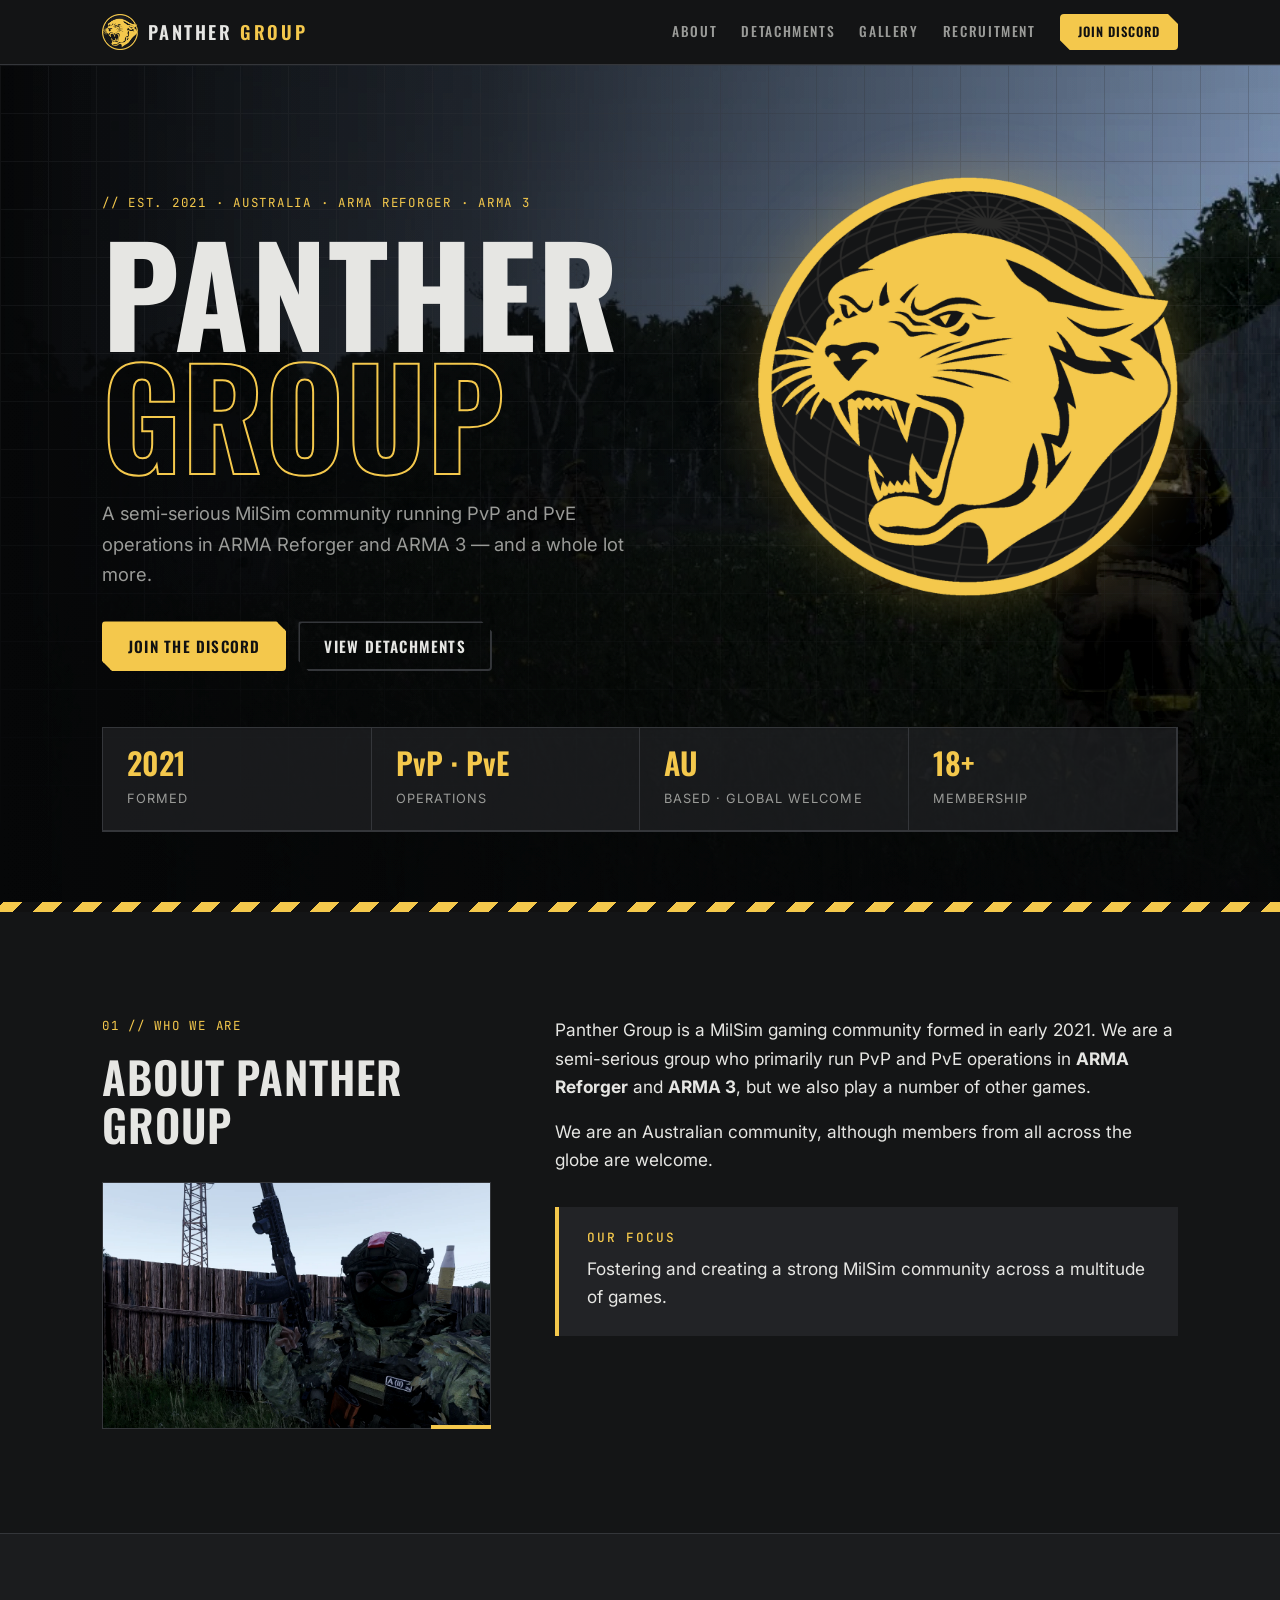
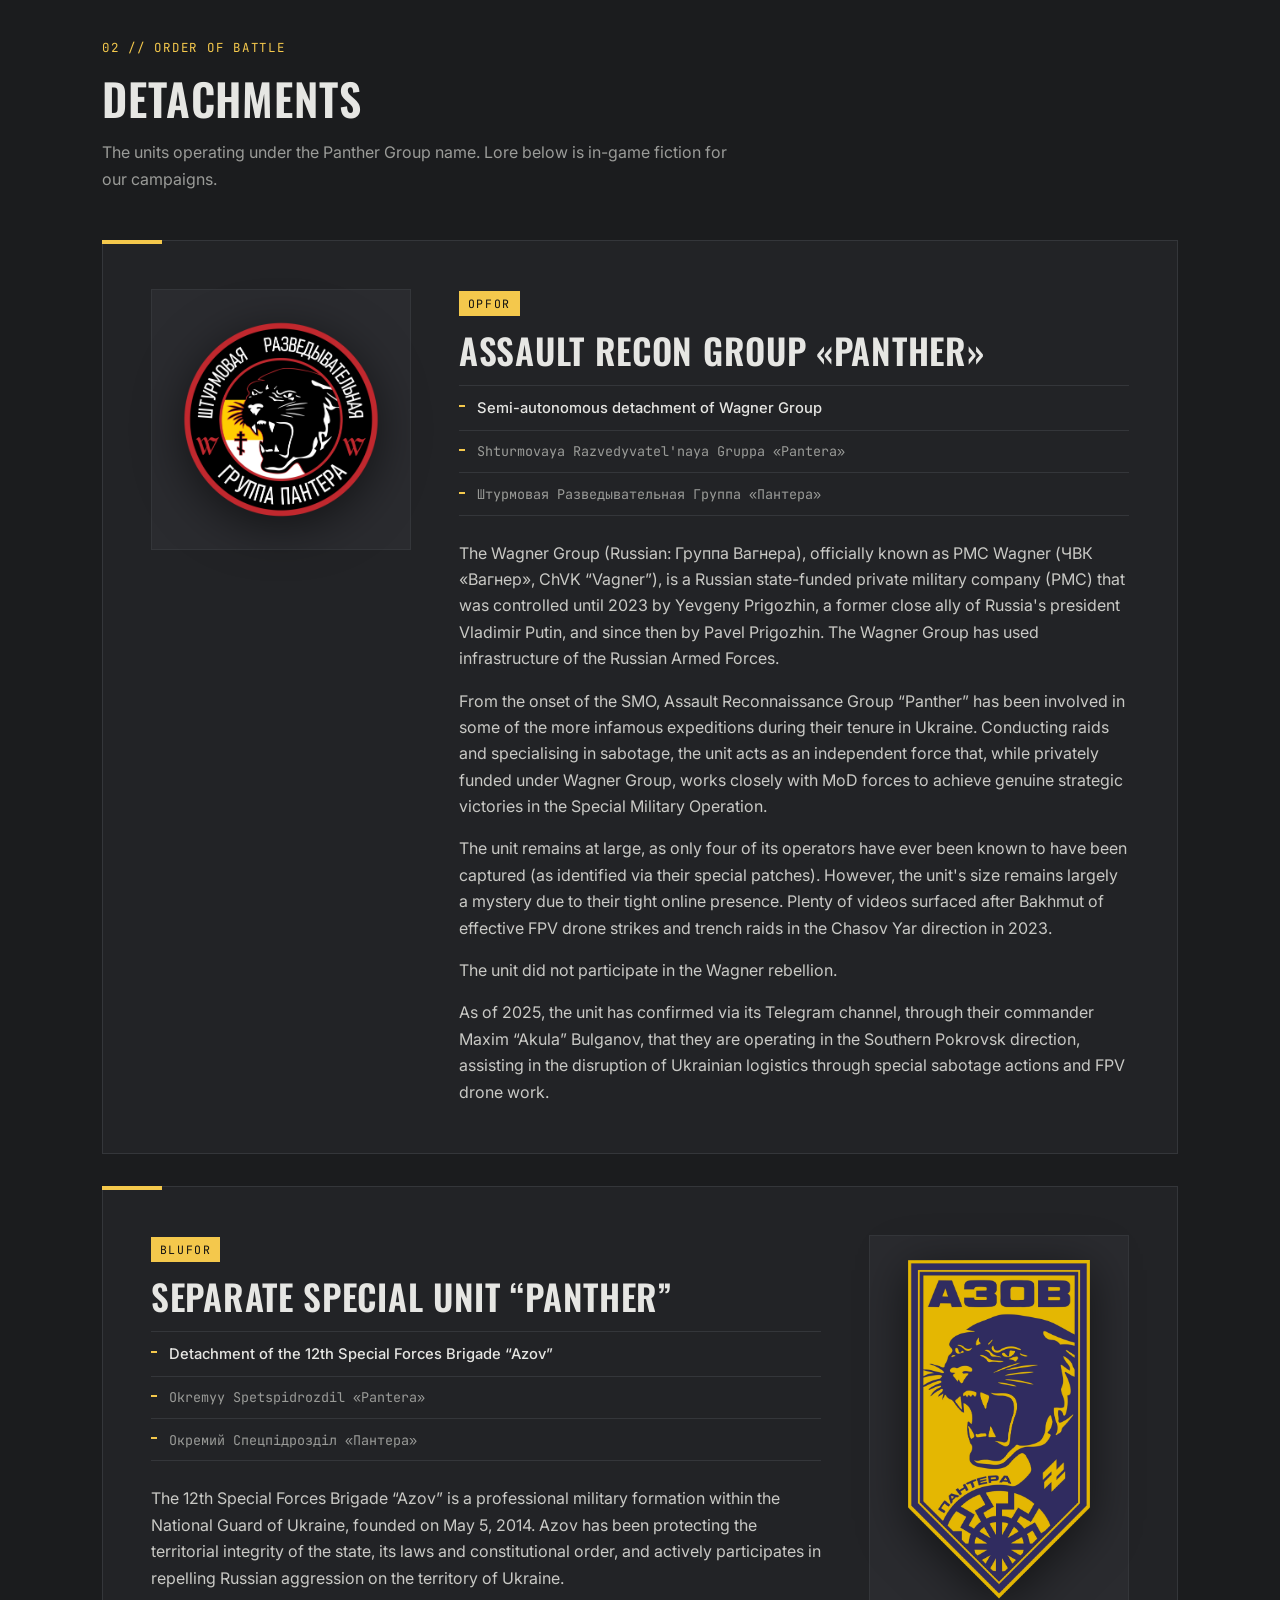
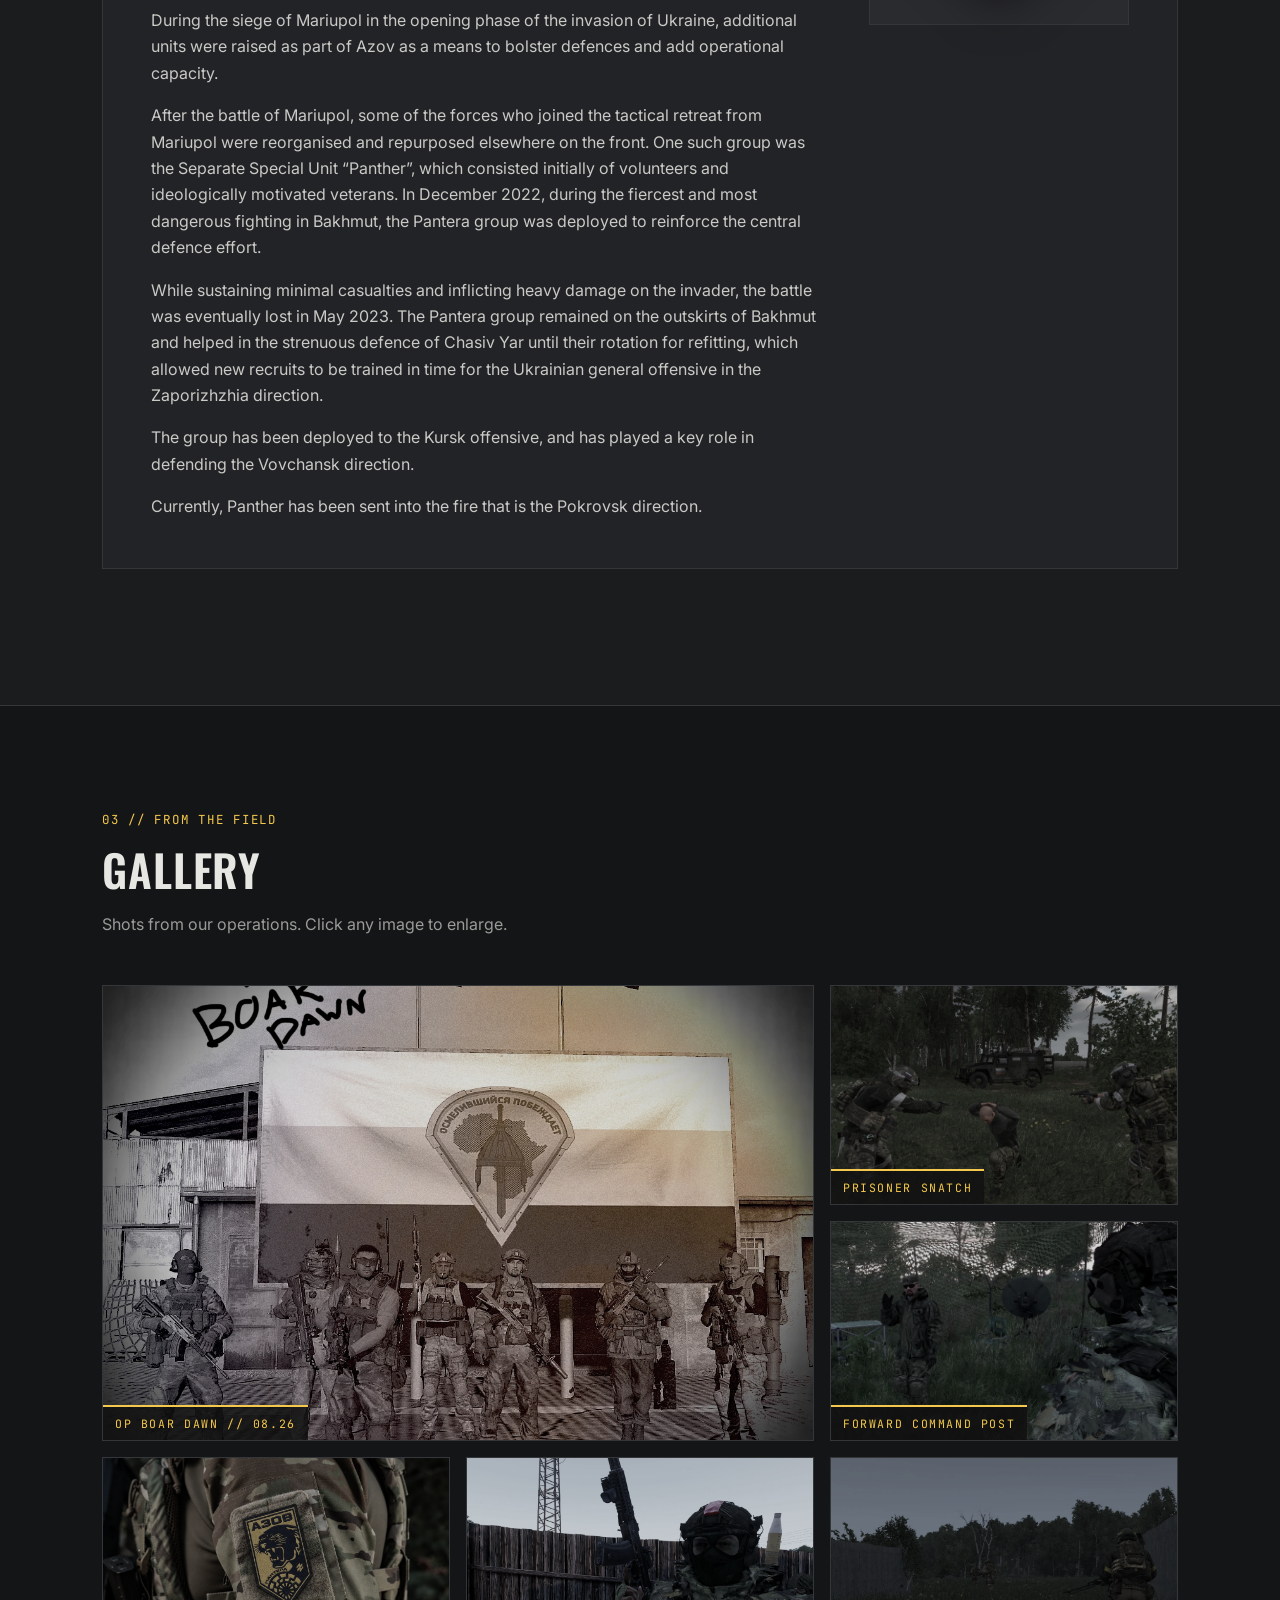
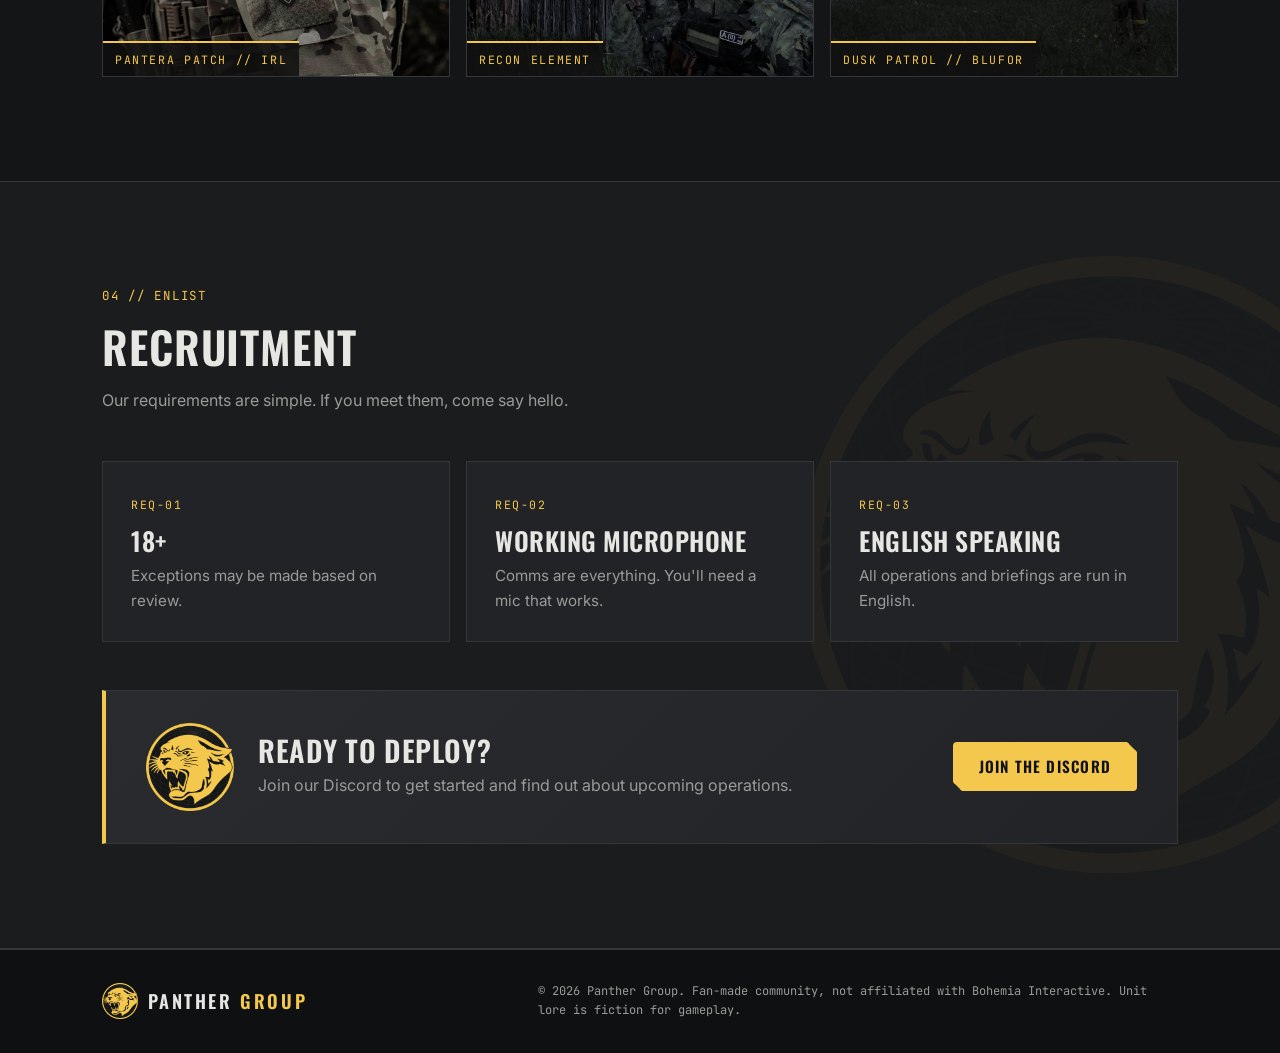
<file: index.html>
<!doctype html>
<html lang="en">
<head>
  <meta charset="utf-8">
  <meta name="viewport" content="width=device-width, initial-scale=1">
  <title>Panther Group | ARMA MilSim Community</title>
  <meta name="description" content="Panther Group is an Australian semi-serious MilSim community running PvP and PvE operations in ARMA Reforger, ARMA 3 and more. Formed 2021.">
  <link rel="icon" href="/favicon.ico" sizes="any">
  <link rel="icon" type="image/png" sizes="48x48" href="/assets/favicon-48.png">
  <link rel="icon" type="image/png" sizes="96x96" href="/assets/favicon-96.png">
  <link rel="icon" type="image/png" sizes="192x192" href="/assets/favicon-192.png">
  <link rel="apple-touch-icon" href="/assets/apple-touch-icon.png">
  <script type="application/ld+json">
  [
    {
      "@context": "https://schema.org",
      "@type": "WebSite",
      "name": "Panther Group",
      "url": "https://panthergroup.community/"
    },
    {
      "@context": "https://schema.org",
      "@type": "WebPage",
      "name": "Panther Group | ARMA MilSim Community",
      "url": "https://panthergroup.community/",
      "primaryImageOfPage": {
        "@type": "ImageObject",
        "url": "https://panthergroup.community/assets/logo-1200.jpg",
        "width": 1200,
        "height": 1200
      },
      "image": [
        "https://panthergroup.community/assets/logo-1200.jpg",
        "https://panthergroup.community/assets/og-image.jpg"
      ]
    },
    {
      "@context": "https://schema.org",
      "@type": "Organization",
      "name": "Panther Group",
      "url": "https://panthergroup.community/",
      "logo": {
        "@type": "ImageObject",
        "url": "https://panthergroup.community/assets/favicon-512.png",
        "width": 512,
        "height": 512
      },
      "description": "Australian semi-serious MilSim community running PvP and PvE operations in ARMA Reforger and ARMA 3.",
      "foundingDate": "2021",
      "sameAs": ["https://discord.gg/MmGKBA5bE6"]
    }
  ]
  </script>
  <meta name="theme-color" content="#141516">
  <meta property="og:type" content="website">
  <meta property="og:site_name" content="Panther Group">
  <meta property="og:locale" content="en_AU">
  <meta property="og:title" content="Panther Group | ARMA MilSim Community">
  <meta property="og:description" content="Australian semi-serious MilSim community running PvP and PvE operations in ARMA Reforger and ARMA 3.">
  <meta property="og:url" content="https://panthergroup.community/">
  <meta property="og:image" content="https://panthergroup.community/assets/og-image.jpg">
  <meta property="og:image:width" content="1200">
  <meta property="og:image:height" content="630">
  <link rel="canonical" href="https://panthergroup.community/">
  <meta name="twitter:card" content="summary_large_image">
  <link rel="preconnect" href="https://fonts.googleapis.com">
  <link rel="preconnect" href="https://fonts.gstatic.com" crossorigin>
  <link href="https://fonts.googleapis.com/css2?family=Oswald:wght@400;500;600;700&family=Inter:wght@400;500;600&family=JetBrains+Mono:wght@400;500&display=swap" rel="stylesheet">
  <link rel="stylesheet" href="style.css">
</head>
<body>

  <header class="nav">
    <div class="wrap nav__inner">
      <a href="#top" class="brand">
        <img class="brand__logo" src="assets/logo.webp" alt="" width="36" height="36">
        <span class="brand__text">PANTHER <b>GROUP</b></span>
      </a>
      <nav class="nav__links" aria-label="Main">
        <a href="#about">About</a>
        <a href="#detachments">Detachments</a>
        <a href="#gallery">Gallery</a>
        <a href="#recruitment">Recruitment</a>

        <a href="https://discord.gg/MmGKBA5bE6" target="_blank" rel="noopener" class="btn btn--sm discord-link">Join Discord</a>
      </nav>
    </div>
  </header>

  <main id="top">

    <!-- HERO -->
    <section class="hero">
      <div class="hero__bg" aria-hidden="true"></div>
      <div class="hero__grid" aria-hidden="true"></div>
      <div class="wrap hero__inner">
        <img class="hero__logo" src="assets/logo.webp" alt="Panther Group logo" width="1120" height="1118">
        <p class="eyebrow mono">// EST. 2021 &middot; AUSTRALIA &middot; ARMA REFORGER &middot; ARMA 3</p>
        <h1 class="hero__title">PANTHER<br><span>GROUP</span></h1>
        <p class="hero__lede">A semi-serious MilSim community running PvP and PvE operations in ARMA Reforger and ARMA 3 &mdash; and a whole lot more.</p>
        <div class="hero__cta">
          <a href="https://discord.gg/MmGKBA5bE6" target="_blank" rel="noopener" class="btn discord-link">Join the Discord</a>
          <a href="#detachments" class="btn btn--ghost">View Detachments</a>
        </div>
        <ul class="stats">
          <li><span class="stats__num">2021</span><span class="stats__label">Formed</span></li>
          <li><span class="stats__num">PvP · PvE</span><span class="stats__label">Operations</span></li>
          <li><span class="stats__num">AU</span><span class="stats__label">Based &middot; global welcome</span></li>
          <li><span class="stats__num">18+</span><span class="stats__label">Membership</span></li>
        </ul>
      </div>
      <div class="hazard" aria-hidden="true"></div>
    </section>

    <!-- ABOUT -->
    <section id="about" class="section">
      <div class="wrap about">
        <div>
          <p class="eyebrow mono">01 // WHO WE ARE</p>
          <h2>About Panther Group</h2>
          <figure class="about__photo">
            <img src="assets/photo-ghillie.webp" alt="Panther Group operator in ghillie camo, in ARMA Reforger" loading="lazy" width="1082" height="686">
          </figure>
        </div>
        <div class="about__body">
          <p>Panther Group is a MilSim gaming community formed in early 2021. We are a semi-serious group who primarily run PvP and PvE operations in <strong>ARMA Reforger</strong> and <strong>ARMA 3</strong>, but we also play a number of other games.</p>
          <p>We are an Australian community, although members from all across the globe are welcome.</p>
          <div class="focus">
            <h3 class="mono">OUR FOCUS</h3>
            <p>Fostering and creating a strong MilSim community across a multitude of games.</p>
          </div>
        </div>
      </div>
    </section>

    <!-- DETACHMENTS -->
    <section id="detachments" class="section section--alt">
      <div class="wrap">
        <p class="eyebrow mono">02 // ORDER OF BATTLE</p>
        <h2>Detachments</h2>
        <p class="section__intro">The units operating under the Panther Group name. Lore below is in-game fiction for our campaigns.</p>

        <article class="unit">
          <div class="unit__patch">
            <img src="assets/patch-assault-recon.webp" alt="Assault Recon Group Panther patch" loading="lazy" width="400" height="402">
          </div>
          <div class="unit__body">
            <p class="unit__tag mono">OPFOR</p>
            <h3 class="unit__name">Assault Recon Group &laquo;Panther&raquo;</h3>
            <ul class="unit__meta">
              <li>Semi-autonomous detachment of Wagner Group</li>
              <li class="mono">Shturmovaya Razvedyvatel'naya Gruppa &laquo;Pantera&raquo;</li>
              <li class="mono">Штурмовая Разведывательная Группа &laquo;Пантера&raquo;</li>
            </ul>
            <div class="unit__desc">
              <p>The Wagner Group (Russian: Группа Вагнера), officially known as PMC Wagner (ЧВК &laquo;Вагнер&raquo;, ChVK &ldquo;Vagner&rdquo;), is a Russian state-funded private military company (PMC) that was controlled until 2023 by Yevgeny Prigozhin, a former close ally of Russia's president Vladimir Putin, and since then by Pavel Prigozhin. The Wagner Group has used infrastructure of the Russian Armed Forces.</p>
              <p>From the onset of the SMO, Assault Reconnaissance Group &ldquo;Panther&rdquo; has been involved in some of the more infamous expeditions during their tenure in Ukraine. Conducting raids and specialising in sabotage, the unit acts as an independent force that, while privately funded under Wagner Group, works closely with MoD forces to achieve genuine strategic victories in the Special Military Operation.</p>
              <p>The unit remains at large, as only four of its operators have ever been known to have been captured (as identified via their special patches). However, the unit's size remains largely a mystery due to their tight online presence. Plenty of videos surfaced after Bakhmut of effective FPV drone strikes and trench raids in the Chasov Yar direction in 2023.</p>
              <p>The unit did not participate in the Wagner rebellion.</p>
              <p>As of 2025, the unit has confirmed via its Telegram channel, through their commander Maxim &ldquo;Akula&rdquo; Bulganov, that they are operating in the Southern Pokrovsk direction, assisting in the disruption of Ukrainian logistics through special sabotage actions and FPV drone work.</p>
            </div>
          </div>
        </article>

        <article class="unit unit--flip">
          <div class="unit__patch">
            <img src="assets/patch-separate-special.webp" alt="Separate Special Unit Panther patch" loading="lazy" width="300" height="560">
          </div>
          <div class="unit__body">
            <p class="unit__tag mono">BLUFOR</p>
            <h3 class="unit__name">Separate Special Unit &ldquo;Panther&rdquo;</h3>
            <ul class="unit__meta">
              <li>Detachment of the 12th Special Forces Brigade &ldquo;Azov&rdquo;</li>
              <li class="mono">Okremyy Spetspidrozdil &laquo;Pantera&raquo;</li>
              <li class="mono">Окремий Спецпідрозділ &laquo;Пантера&raquo;</li>
            </ul>
            <div class="unit__desc">
              <p>The 12th Special Forces Brigade &ldquo;Azov&rdquo; is a professional military formation within the National Guard of Ukraine, founded on May 5, 2014. Azov has been protecting the territorial integrity of the state, its laws and constitutional order, and actively participates in repelling Russian aggression on the territory of Ukraine.</p>
              <p>During the siege of Mariupol in the opening phase of the invasion of Ukraine, additional units were raised as part of Azov as a means to bolster defences and add operational capacity.</p>
              <p>After the battle of Mariupol, some of the forces who joined the tactical retreat from Mariupol were reorganised and repurposed elsewhere on the front. One such group was the Separate Special Unit &ldquo;Panther&rdquo;, which consisted initially of volunteers and ideologically motivated veterans. In December 2022, during the fiercest and most dangerous fighting in Bakhmut, the Pantera group was deployed to reinforce the central defence effort.</p>
              <p>While sustaining minimal casualties and inflicting heavy damage on the invader, the battle was eventually lost in May 2023. The Pantera group remained on the outskirts of Bakhmut and helped in the strenuous defence of Chasiv Yar until their rotation for refitting, which allowed new recruits to be trained in time for the Ukrainian general offensive in the Zaporizhzhia direction.</p>
              <p>The group has been deployed to the Kursk offensive, and has played a key role in defending the Vovchansk direction.</p>
              <p>Currently, Panther has been sent into the fire that is the Pokrovsk direction.</p>
            </div>
          </div>
        </article>
      </div>
    </section>

    <!-- GALLERY -->
    <section id="gallery" class="section">
      <div class="wrap">
        <p class="eyebrow mono">03 // FROM THE FIELD</p>
        <h2>Gallery</h2>
        <p class="section__intro">Shots from our operations. Click any image to enlarge.</p>
        <div class="gallery">
          <figure class="shot shot--feature">
            <img src="assets/photo-boar-dawn.webp" alt="Panther Group squad lined up in front of a unit banner after Operation Boar Dawn" loading="lazy" width="1122" height="964">
            <figcaption class="mono">OP BOAR DAWN // 08.26</figcaption>
          </figure>
          <figure class="shot">
            <img src="assets/photo-capture.webp" alt="Two operators detaining a prisoner beside a Tigr vehicle" loading="lazy" width="1920" height="1080">
            <figcaption class="mono">PRISONER SNATCH</figcaption>
          </figure>
          <figure class="shot">
            <img src="assets/photo-command-post.webp" alt="Camouflaged command post under netting with a satellite dish" loading="lazy" width="1114" height="456">
            <figcaption class="mono">FORWARD COMMAND POST</figcaption>
          </figure>
          <figure class="shot">
            <img src="assets/photo-patch-irl.webp" alt="Pantera patch worn on a multicam sleeve" loading="lazy" width="1254" height="1254">
            <figcaption class="mono">PANTERA PATCH // IRL</figcaption>
          </figure>
          <figure class="shot">
            <img src="assets/photo-ghillie.webp" alt="Operator in ghillie camo holding a rifle" loading="lazy" width="1082" height="686">
            <figcaption class="mono">RECON ELEMENT</figcaption>
          </figure>
          <figure class="shot">
            <img src="assets/photo-dusk-patrol.webp" alt="BLUFOR fireteam with yellow tape advancing through a field at dusk" loading="lazy" width="982" height="619">
            <figcaption class="mono">DUSK PATROL // BLUFOR</figcaption>
          </figure>
        </div>
      </div>
    </section>

    <dialog class="lightbox" id="lightbox">
      <button class="lightbox__close" type="button" aria-label="Close">&times;</button>
      <img alt="">
      <p class="lightbox__cap mono"></p>
    </dialog>

    <!-- RECRUITMENT -->
    <section id="recruitment" class="section section--alt">
      <div class="wrap">
        <p class="eyebrow mono">04 // ENLIST</p>
        <h2>Recruitment</h2>
        <p class="section__intro">Our requirements are simple. If you meet them, come say hello.</p>
        <div class="reqs">
          <div class="req">
            <span class="req__num mono">REQ-01</span>
            <h3>18+</h3>
            <p>Exceptions may be made based on review.</p>
          </div>
          <div class="req">
            <span class="req__num mono">REQ-02</span>
            <h3>Working Microphone</h3>
            <p>Comms are everything. You'll need a mic that works.</p>
          </div>
          <div class="req">
            <span class="req__num mono">REQ-03</span>
            <h3>English Speaking</h3>
            <p>All operations and briefings are run in English.</p>
          </div>
        </div>

        <div class="join">
          <img class="join__logo" src="assets/logo.webp" alt="" width="88" height="88" loading="lazy">
          <div class="join__text">
            <h3>Ready to deploy?</h3>
            <p>Join our Discord to get started and find out about upcoming operations.</p>
          </div>
          <a href="https://discord.gg/MmGKBA5bE6" target="_blank" rel="noopener" class="btn discord-link">Join the Discord</a>
        </div>
      </div>
    </section>

  </main>

  <footer class="footer">
    <div class="wrap footer__inner">
      <a href="#top" class="brand">
        <img class="brand__logo" src="assets/logo.webp" alt="" width="36" height="36" loading="lazy">
        <span class="brand__text">PANTHER <b>GROUP</b></span>
      </a>
      <p class="mono">&copy; <span id="year">2026</span> Panther Group. Fan-made community, not affiliated with Bohemia Interactive. Unit lore is fiction for gameplay.</p>
    </div>
  </footer>

  <script>
    document.getElementById('year').textContent = new Date().getFullYear();

    // Gallery lightbox
    const box = document.getElementById('lightbox');
    const boxImg = box.querySelector('img');
    const boxCap = box.querySelector('.lightbox__cap');
    document.querySelectorAll('.shot').forEach(shot => {
      shot.addEventListener('click', () => {
        const img = shot.querySelector('img');
        boxImg.src = img.src;
        boxImg.alt = img.alt;
        boxCap.textContent = shot.querySelector('figcaption').textContent;
        box.showModal();
      });
    });
    box.addEventListener('click', e => { if (e.target !== boxImg) box.close(); });
  </script>
</body>
</html>
</file>
<file: style.css>
:root {
  --bg: #141516;
  --bg-alt: #1b1c1e;
  --panel: #222326;
  --panel-2: #2a2b2f;
  --line: #34363a;
  --text: #e6e6e3;
  --muted: #9a9b98;
  --yellow: #f4c84c;
  --yellow-dim: #d1a634;
  --radius: 4px;
  --wrap: 1140px;
  --head: "Oswald", "Arial Narrow", sans-serif;
  --body: "Inter", system-ui, sans-serif;
  --mono: "JetBrains Mono", ui-monospace, monospace;
}

* { box-sizing: border-box; }
html { scroll-behavior: smooth; }
body {
  margin: 0;
  background: var(--bg);
  color: var(--text);
  font: 16px/1.65 var(--body);
  -webkit-font-smoothing: antialiased;
}
img { max-width: 100%; height: auto; display: block; }
a { color: var(--yellow); }
h1, h2, h3 { font-family: var(--head); font-weight: 600; letter-spacing: .02em; line-height: 1.1; margin: 0; }
h2 { font-size: clamp(2rem, 4vw, 2.75rem); text-transform: uppercase; margin-bottom: 1rem; }
p { margin: 0 0 1rem; }
.mono { font-family: var(--mono); }
.wrap { max-width: var(--wrap); margin: 0 auto; padding: 0 16px; }
@media (min-width: 720px) { .wrap { padding: 0 32px; } }

::selection { background: var(--yellow); color: #111; }

/* ---------- Buttons ---------- */
.btn {
  display: inline-block;
  background: var(--yellow);
  color: #111;
  font: 600 .95rem/1 var(--head);
  letter-spacing: .08em;
  text-transform: uppercase;
  text-decoration: none;
  padding: .95rem 1.5rem;
  border: 2px solid var(--yellow);
  border-radius: var(--radius);
  clip-path: polygon(0 0, calc(100% - 10px) 0, 100% 10px, 100% 100%, 10px 100%, 0 calc(100% - 10px));
  transition: background .15s, color .15s;
}
.btn:hover { background: transparent; color: var(--yellow); }
.btn--ghost { background: transparent; color: var(--text); border-color: var(--line); }
.btn--ghost:hover { border-color: var(--yellow); color: var(--yellow); }
.btn--sm { padding: .6rem 1rem; font-size: .8rem; }

/* ---------- Nav ---------- */
.nav {
  position: sticky; top: 0; z-index: 10;
  background: rgba(20, 21, 22, .88);
  backdrop-filter: blur(8px);
  border-bottom: 1px solid var(--line);
}
.nav__inner { display: flex; align-items: center; justify-content: space-between; height: 64px; gap: 1rem; }
.brand { display: flex; align-items: center; gap: .6rem; text-decoration: none; color: var(--text); }
.brand__logo { width: 36px; height: 36px; }
.brand__text { font: 600 1.15rem/1 var(--head); letter-spacing: .14em; white-space: nowrap; }
.btn { white-space: nowrap; }
@media (max-width: 1000px) { .nav__links { gap: 1rem; } .nav__links a:not(.btn) { letter-spacing: .08em; } }
.brand__text b { color: var(--yellow); font-weight: 600; }
.nav__links { display: flex; align-items: center; gap: 1.5rem; }
.nav__links a:not(.btn) {
  color: var(--muted); text-decoration: none;
  font: 500 .85rem/1 var(--head); letter-spacing: .12em; text-transform: uppercase;
}
.nav__links a:not(.btn):hover { color: var(--yellow); }
@media (max-width: 820px) { .nav__links a:not(.btn) { display: none; } }
.brand { flex-shrink: 0; }

/* ---------- Hero ---------- */
.hero {
  position: relative; overflow: hidden;
  padding: clamp(4rem, 12vw, 8rem) 0 5rem;
  background: radial-gradient(ellipse at 75% 20%, #2a2a2c 0%, var(--bg) 60%);
}
.hero__bg {
  position: absolute; inset: 0;
  background: url("assets/photo-dusk-patrol.webp") center 55% / cover no-repeat;
  filter: grayscale(.3) contrast(1.15) brightness(1.35);
}
.hero__bg::after {
  content: ""; position: absolute; inset: 0;
  background:
    linear-gradient(90deg, var(--bg) 0%, rgba(20,21,22,.8) 38%, rgba(20,21,22,.15) 100%),
    linear-gradient(to top, var(--bg) 0%, transparent 40%);
}
@media (max-width: 899px) {
  .hero__bg::after {
    background: linear-gradient(to bottom, rgba(20,21,22,.55) 0%, rgba(20,21,22,.85) 45%, var(--bg) 100%);
  }
}
.hero__grid {
  position: absolute; inset: 0;
  background-image:
    linear-gradient(var(--line) 1px, transparent 1px),
    linear-gradient(90deg, var(--line) 1px, transparent 1px);
  background-size: 48px 48px;
  opacity: .25;
  mask-image: linear-gradient(to bottom, #000 30%, transparent 95%);
  -webkit-mask-image: linear-gradient(to bottom, #000 30%, transparent 95%);
}
.hero__inner { position: relative; }
.hero__logo {
  width: 120px; margin-bottom: 1.5rem;
  filter: drop-shadow(0 0 28px rgba(244, 200, 76, .25));
}
@media (min-width: 900px) {
  .hero__logo {
    position: absolute; right: 32px; top: -1rem;
    width: min(420px, 36vw); margin: 0;
  }
}
.eyebrow { color: var(--yellow); font-size: .78rem; letter-spacing: .14em; margin-bottom: 1rem; }
.hero__title {
  font-size: clamp(3.5rem, 13vw, 8.5rem);
  font-weight: 700; line-height: .9; letter-spacing: .01em;
  margin-bottom: 1.5rem;
}
.hero__title span { color: transparent; -webkit-text-stroke: 2px var(--yellow); }
.hero__lede { max-width: 34rem; font-size: 1.15rem; color: var(--muted); }
.hero__cta { display: flex; flex-wrap: wrap; gap: .75rem; margin: 2rem 0 3.5rem; }

.stats {
  list-style: none; padding: 0; margin: 0;
  display: grid; grid-template-columns: repeat(2, 1fr);
  border: 1px solid var(--line); background: rgba(34, 35, 38, .7);
}
@media (min-width: 720px) { .stats { grid-template-columns: repeat(4, 1fr); } }
.stats li { padding: 1.25rem 1.5rem; border-right: 1px solid var(--line); border-bottom: 1px solid var(--line); }
.stats__num { display: block; font: 600 1.9rem/1 var(--head); color: var(--yellow); margin-bottom: .35rem; }
.stats__label { font-size: .8rem; color: var(--muted); text-transform: uppercase; letter-spacing: .08em; }

.hazard {
  position: absolute; left: 0; right: 0; bottom: 0; height: 10px;
  background: repeating-linear-gradient(-45deg, var(--yellow) 0 14px, #111 14px 28px);
}

/* ---------- Sections ---------- */
.section { padding: clamp(4rem, 9vw, 6.5rem) 0; }
.section--alt { background: var(--bg-alt); border-top: 1px solid var(--line); border-bottom: 1px solid var(--line); }
.section__intro { color: var(--muted); max-width: 40rem; margin-bottom: 3rem; }

/* About */
.about { display: grid; gap: 2rem; }
@media (min-width: 860px) { .about { grid-template-columns: 1fr 1.6fr; gap: 4rem; } }
.about__body { font-size: 1.08rem; }
.focus {
  margin-top: 2rem; padding: 1.5rem 1.75rem;
  background: var(--panel); border-left: 4px solid var(--yellow);
}
.focus h3 { font-size: .8rem; color: var(--yellow); letter-spacing: .14em; margin-bottom: .6rem; font-weight: 500; }
.focus p { margin: 0; }

.about__photo {
  margin: 2rem 0 0; position: relative;
  border: 1px solid var(--line);
}
.about__photo::after {
  content: ""; position: absolute; right: -1px; bottom: -1px;
  width: 60px; height: 4px; background: var(--yellow);
}
.about__photo img { width: 100%; filter: grayscale(.3) contrast(1.05); }

/* Gallery */
.gallery { display: grid; gap: 1rem; grid-template-columns: 1fr; }
@media (min-width: 720px) {
  .gallery { grid-template-columns: repeat(3, 1fr); grid-auto-rows: 220px; }
  .shot--feature { grid-column: span 2; grid-row: span 2; }
}
.shot {
  margin: 0; position: relative; overflow: hidden; cursor: zoom-in;
  background: var(--panel); border: 1px solid var(--line);
  aspect-ratio: 16 / 10;
}
@media (min-width: 720px) { .shot { aspect-ratio: auto; } }
.shot img {
  width: 100%; height: 100%; object-fit: cover;
  filter: grayscale(.6) brightness(.85);
  transition: transform .4s, filter .4s;
}
.shot:hover img { transform: scale(1.04); filter: grayscale(0) brightness(1); }
.shot figcaption {
  position: absolute; left: 0; bottom: 0;
  background: rgba(17,17,17,.85); color: var(--yellow);
  font-size: .72rem; letter-spacing: .14em;
  padding: .45rem .75rem; border-top: 2px solid var(--yellow);
}

.lightbox {
  border: 1px solid var(--line); background: var(--bg-alt); color: var(--text);
  padding: 0; max-width: min(1100px, 94vw); max-height: 92vh;
}
.lightbox::backdrop { background: rgba(0,0,0,.85); }
.lightbox img { max-height: 82vh; width: auto; margin: 0 auto; }
.lightbox__cap { color: var(--yellow); font-size: .8rem; letter-spacing: .14em; margin: 0; padding: .75rem 1rem; }
.lightbox__close {
  position: absolute; top: .5rem; right: .5rem;
  background: rgba(17,17,17,.8); color: var(--text); border: 1px solid var(--line);
  width: 36px; height: 36px; font-size: 1.4rem; line-height: 1; cursor: pointer;
}
.lightbox__close:hover { color: var(--yellow); border-color: var(--yellow); }

/* Units */
.unit {
  display: grid; gap: 2rem;
  background: var(--panel); border: 1px solid var(--line);
  padding: clamp(1.5rem, 4vw, 3rem);
  margin-bottom: 2rem; position: relative;
}
.unit::before {
  content: ""; position: absolute; top: -1px; left: -1px;
  width: 60px; height: 4px; background: var(--yellow);
}
@media (min-width: 860px) {
  .unit { grid-template-columns: 260px 1fr; gap: 3rem; align-items: start; }
  .unit--flip { grid-template-columns: 1fr 260px; }
  .unit--flip .unit__patch { order: 2; }
}
.unit__patch {
  display: flex; justify-content: center; align-items: center;
  background: var(--panel-2); border: 1px solid var(--line);
  padding: 1.5rem; min-height: 260px;
}
.unit__patch img { max-height: 340px; width: auto; filter: drop-shadow(0 10px 24px rgba(0,0,0,.55)); }
@media (min-width: 860px) { .unit__patch { position: sticky; top: 88px; } }
.unit__tag {
  display: inline-block; font-size: .72rem; letter-spacing: .14em;
  color: #111; background: var(--yellow); padding: .2rem .55rem; margin-bottom: .9rem;
}
.unit__name { font-size: clamp(1.6rem, 3vw, 2.2rem); text-transform: uppercase; margin-bottom: 1rem; }
.unit__meta { list-style: none; padding: 0; margin: 0 0 1.5rem; border-top: 1px solid var(--line); }
.unit__meta li {
  padding: .6rem 0 .6rem 1.1rem; border-bottom: 1px solid var(--line);
  position: relative; font-size: .92rem; color: var(--muted);
}
.unit__meta li::before { content: ""; position: absolute; left: 0; top: 1.15rem; width: 6px; height: 2px; background: var(--yellow); }
.unit__meta li:first-child { color: var(--text); font-weight: 500; }
.unit__meta .mono { font-size: .84rem; }
.unit__desc p { color: #c9c9c5; }
.unit__desc p:last-child { margin-bottom: 0; }

/* Recruitment */
#recruitment { position: relative; overflow: hidden; }
#recruitment::before {
  content: ""; position: absolute; right: -140px; top: 50%;
  width: 620px; height: 620px; transform: translateY(-50%);
  background: url("assets/logo.webp") center / contain no-repeat;
  opacity: .04; pointer-events: none;
}
#recruitment .wrap { position: relative; }
.reqs { display: grid; gap: 1rem; }
@media (min-width: 720px) { .reqs { grid-template-columns: repeat(3, 1fr); } }
.req { background: var(--panel); border: 1px solid var(--line); padding: 1.75rem; transition: border-color .2s; }
.req:hover { border-color: var(--yellow-dim); }
.req__num { font-size: .72rem; color: var(--yellow); letter-spacing: .14em; }
.req h3 { font-size: 1.6rem; text-transform: uppercase; margin: .6rem 0 .5rem; }
.req p { color: var(--muted); margin: 0; font-size: .95rem; }

.join {
  margin-top: 3rem; padding: 2rem clamp(1.5rem, 4vw, 2.5rem);
  display: flex; flex-wrap: wrap; align-items: center; justify-content: space-between; gap: 1.5rem;
  background: linear-gradient(135deg, var(--panel-2), var(--panel));
  border: 1px solid var(--line); border-left: 4px solid var(--yellow);
}
.join__logo { width: 88px; height: 88px; flex: none; }
.join__text { flex: 1 1 260px; }
.join h3 { font-size: 1.8rem; text-transform: uppercase; margin-bottom: .3rem; }
.join p { color: var(--muted); margin: 0; }

/* Footer */
.footer { border-top: 1px solid var(--line); padding: 2rem 0; background: #0f1011; }
.footer__inner { display: flex; flex-wrap: wrap; gap: 1rem; align-items: center; justify-content: space-between; }
.footer p { color: var(--muted); font-size: .75rem; margin: 0; max-width: 40rem; }
</file>
